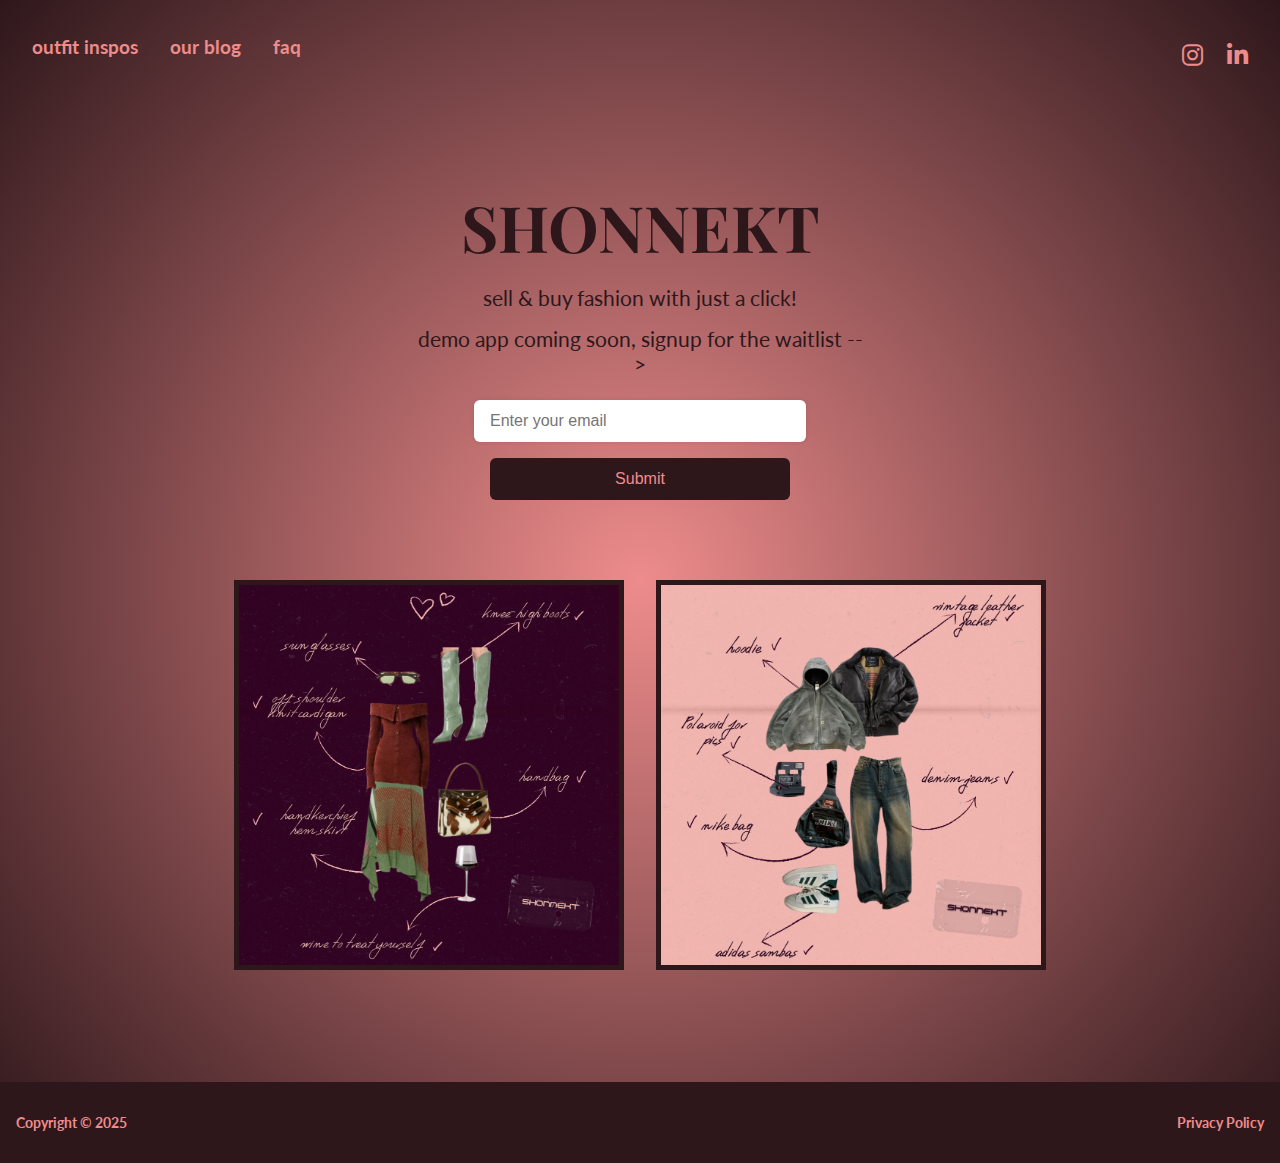
<file: index.html>
<!DOCTYPE html>
<html lang="en">
<head>
  <meta charset="UTF-8" />
  <meta name="viewport" content="width=device-width, initial-scale=1.0"/>
  <title>shonnekt</title>
  <link rel="stylesheet" href="style.css">
  <link href="https://fonts.googleapis.com/css2?family=Playfair+Display:wght@700&family=Lato&display=swap" rel="stylesheet">
  <link rel="stylesheet" href="https://cdnjs.cloudflare.com/ajax/libs/font-awesome/6.5.0/css/all.min.css">
  <link rel="icon" type="image/x-icon" href="favicon.ico">
</head>
<body>

  <!-- Navbar -->
  <div class="nav">
    <div class="hamburger" id="hamburger">
      <i class="fas fa-bars"></i>
    </div>

    <div class="nav-links">
      <a href="outfit-inspos.html">outfit inspos</a>
      <a href="our-blog.html">our blog</a>
      <a href="faq.html">faq</a>
    </div>
    <div class="social-icons">
      <a href="https://www.instagram.com/shonnekt/"><i class="fab fa-instagram"></i></a>
      <a href="https://in.linkedin.com/company/shonnekt" class="linkedin"><i class="fab fa-linkedin-in"></i></a>
    </div>
  </div>

  <!-- Main Section -->
  <div class="main-content">
    <!-- Left Side -->
    <div class="hero-text">
      <h1>SHONNEKT</h1>
      <p>sell & buy fashion with just a click!</p>
      <p class="coming-soon">demo app coming soon, signup for the waitlist --></p>

      <!-- Email Form -->
      <form name="submit-to-google-sheet" class="email-form">
        <input name="email" type="email" placeholder="Enter your email" required>
        <input type="submit" value="Submit">
      </form>
      
      <!-- Add this BELOW the form -->
      <p id="form-status" style="margin-top: 1rem; color: hsl(350, 33.3%, 13.5%); display: none;">Submitting...</p>
      <p id="thank-you-message" style="margin-top: 1rem; color: hsl(350, 33.3%, 13.5%); display: none;">Thank you for signing up!</p>
      
    </div>

    <div class="carousel-previews">
      <a href="outfit-inspos.html" class="carousel">
        <img src="./images/1.png" alt="Cozy Neutrals Look" />
      </a>
      <a href="outfit-inspos.html" class="carousel">
        <img src="./images/2.png" alt="Fashion Collage" />
      </a>
    </div>
  </div>

  <!-- Footer -->
  <div class="footer">
    <p>Copyright © 2025</p>
    <a href="privacypolicy.html">Privacy Policy</a>
  </div>

  <!-- Form Script -->
  <script>
    const scriptURL = 'https://script.google.com/macros/s/AKfycbxVB47q9tT9mzf6ieaScasvNZRcPpMKZnPBo3IhT4-ZfBfYgT958pD0eLS71kUkPcfj/exec';
    const form = document.forms['submit-to-google-sheet'];
    const thankYouMessage = document.getElementById('thank-you-message');

    form.addEventListener('submit', e => {
      e.preventDefault();
      fetch(scriptURL, { method: 'POST', body: new FormData(form) })
        .then(response => {
          form.reset();
          thankYouMessage.style.display = 'block';
        })
        .catch(error => console.error('Error!', error.message));
    });
    
  </script>

  <script src="script.js"></script>
</body>
</html>
</file>
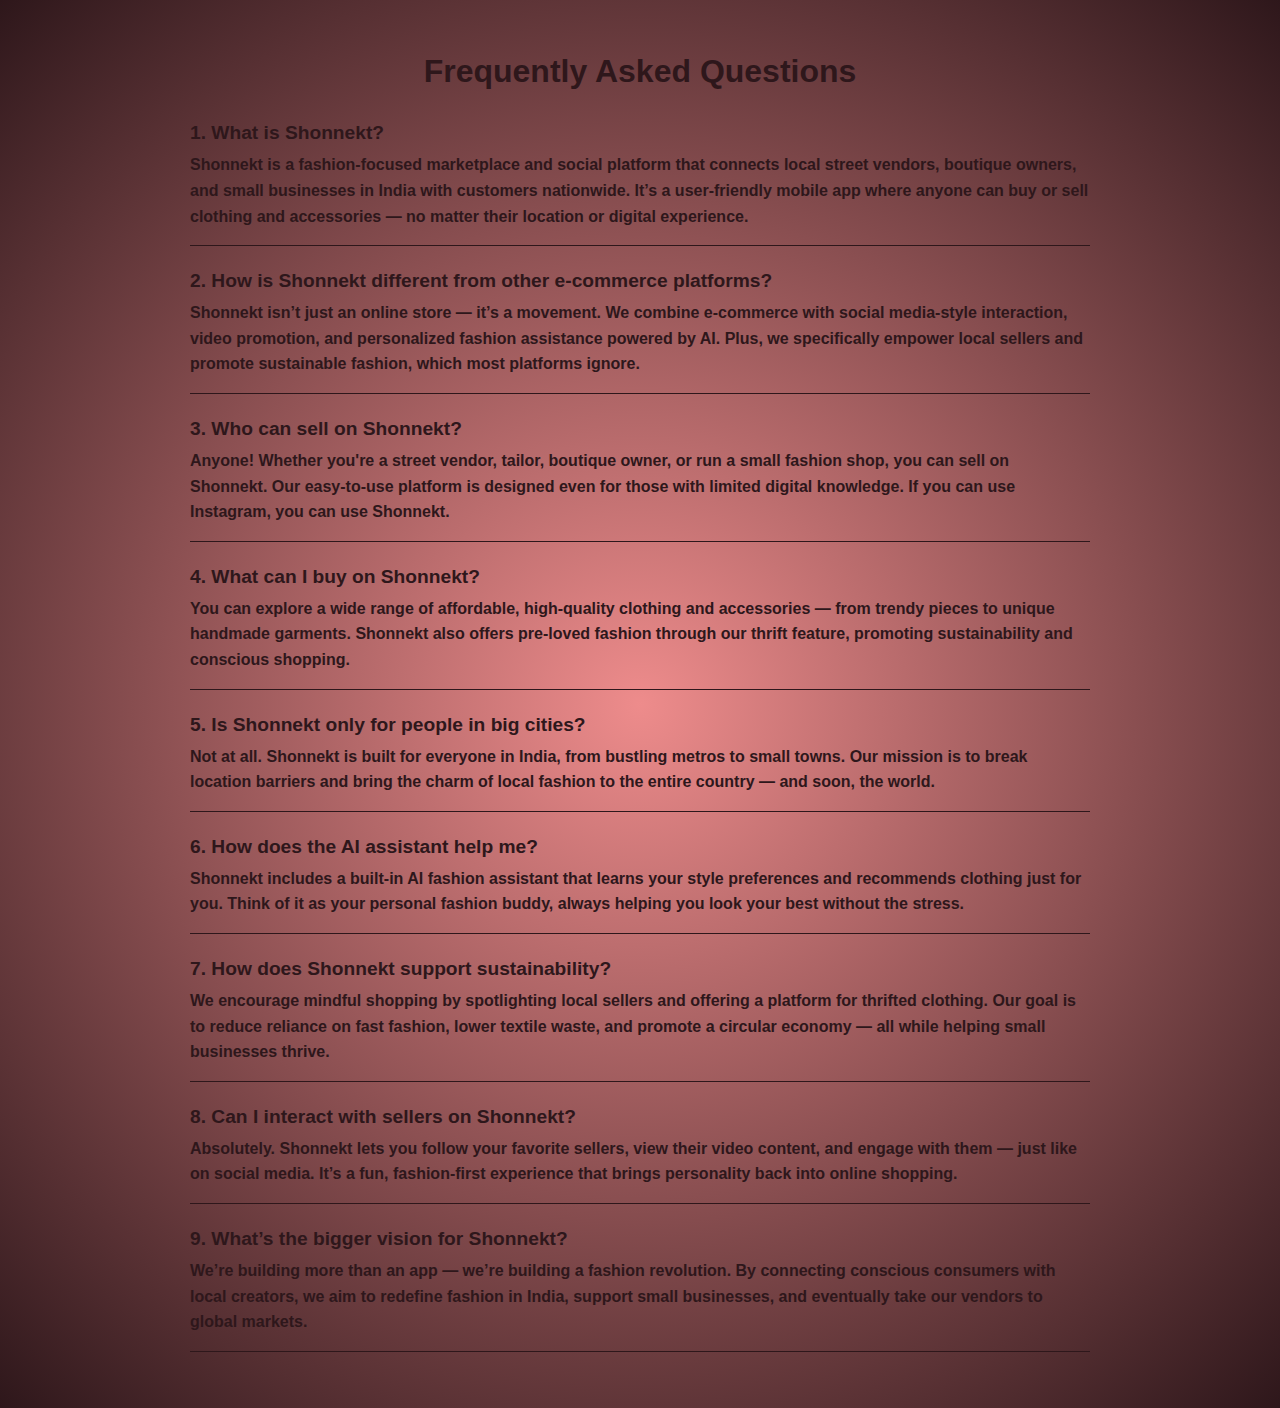
<file: faq.html>
<!DOCTYPE html>
<html lang="en">
<head>
  <meta charset="UTF-8" />
  <meta name="viewport" content="width=device-width, initial-scale=1.0"/>
  <title>FAQ | SHONNEKT</title>
  <link rel="stylesheet" href="style.css" />
  <style>
    body {
      margin: 0;
      font-family: 'Helvetica Neue', sans-serif;
      background-color: hsl(350, 33.3%, 13.5%);
      color: hsl(350, 33.3%, 13.5%);
      font-weight: 700;
    }

    .faq-wrapper {
      max-width: 900px;
      margin: 0 auto;
      padding: 2rem 1.5rem;
    }

    h1 {
      text-align: center;
      color: hsl(350, 33.3%, 13.5%);
      margin-bottom: 2rem;
    }

    .faq-item {
      margin-bottom: 1.5rem;
      border-bottom: 1px solid hsl(350, 33.3%, 13.5%);
      padding-bottom: 1rem;
    }

    .faq-question {
      font-size: 1.2rem;
      font-weight: bold;
      margin-bottom: 0.5rem;
    }

    .faq-answer {
      font-size: 1rem;
      line-height: 1.6;
      color: hsl(350, 33.3%, 13.5%);
    }
  </style>
</head>
<body>

  <div class="faq-wrapper">
    <h1>Frequently Asked Questions</h1>

    <div class="faq-item">
      <div class="faq-question">1. What is Shonnekt?</div>
      <div class="faq-answer">Shonnekt is a fashion-focused marketplace and social platform that connects local street vendors, boutique owners, and small businesses in India with customers nationwide. It’s a user-friendly mobile app where anyone can buy or sell clothing and accessories — no matter their location or digital experience.</div>
    </div>

    <div class="faq-item">
      <div class="faq-question">2. How is Shonnekt different from other e-commerce platforms?</div>
      <div class="faq-answer">Shonnekt isn’t just an online store — it’s a movement. We combine e-commerce with social media-style interaction, video promotion, and personalized fashion assistance powered by AI. Plus, we specifically empower local sellers and promote sustainable fashion, which most platforms ignore.</div>
    </div>

    <div class="faq-item">
      <div class="faq-question">3. Who can sell on Shonnekt?</div>
      <div class="faq-answer">Anyone! Whether you're a street vendor, tailor, boutique owner, or run a small fashion shop, you can sell on Shonnekt. Our easy-to-use platform is designed even for those with limited digital knowledge. If you can use Instagram, you can use Shonnekt.</div>
    </div>

    <div class="faq-item">
      <div class="faq-question">4. What can I buy on Shonnekt?</div>
      <div class="faq-answer">You can explore a wide range of affordable, high-quality clothing and accessories — from trendy pieces to unique handmade garments. Shonnekt also offers pre-loved fashion through our thrift feature, promoting sustainability and conscious shopping.</div>
    </div>

    <div class="faq-item">
      <div class="faq-question">5. Is Shonnekt only for people in big cities?</div>
      <div class="faq-answer">Not at all. Shonnekt is built for everyone in India, from bustling metros to small towns. Our mission is to break location barriers and bring the charm of local fashion to the entire country — and soon, the world.</div>
    </div>

    <div class="faq-item">
      <div class="faq-question">6. How does the AI assistant help me?</div>
      <div class="faq-answer">Shonnekt includes a built-in AI fashion assistant that learns your style preferences and recommends clothing just for you. Think of it as your personal fashion buddy, always helping you look your best without the stress.</div>
    </div>

    <div class="faq-item">
      <div class="faq-question">7. How does Shonnekt support sustainability?</div>
      <div class="faq-answer">We encourage mindful shopping by spotlighting local sellers and offering a platform for thrifted clothing. Our goal is to reduce reliance on fast fashion, lower textile waste, and promote a circular economy — all while helping small businesses thrive.</div>
    </div>

    <div class="faq-item">
      <div class="faq-question">8. Can I interact with sellers on Shonnekt?</div>
      <div class="faq-answer">Absolutely. Shonnekt lets you follow your favorite sellers, view their video content, and engage with them — just like on social media. It’s a fun, fashion-first experience that brings personality back into online shopping.</div>
    </div>

    <div class="faq-item">
      <div class="faq-question">9. What’s the bigger vision for Shonnekt?</div>
      <div class="faq-answer">We’re building more than an app — we’re building a fashion revolution. By connecting conscious consumers with local creators, we aim to redefine fashion in India, support small businesses, and eventually take our vendors to global markets.</div>
    </div>
  </div>

</body>
</html>
</file>
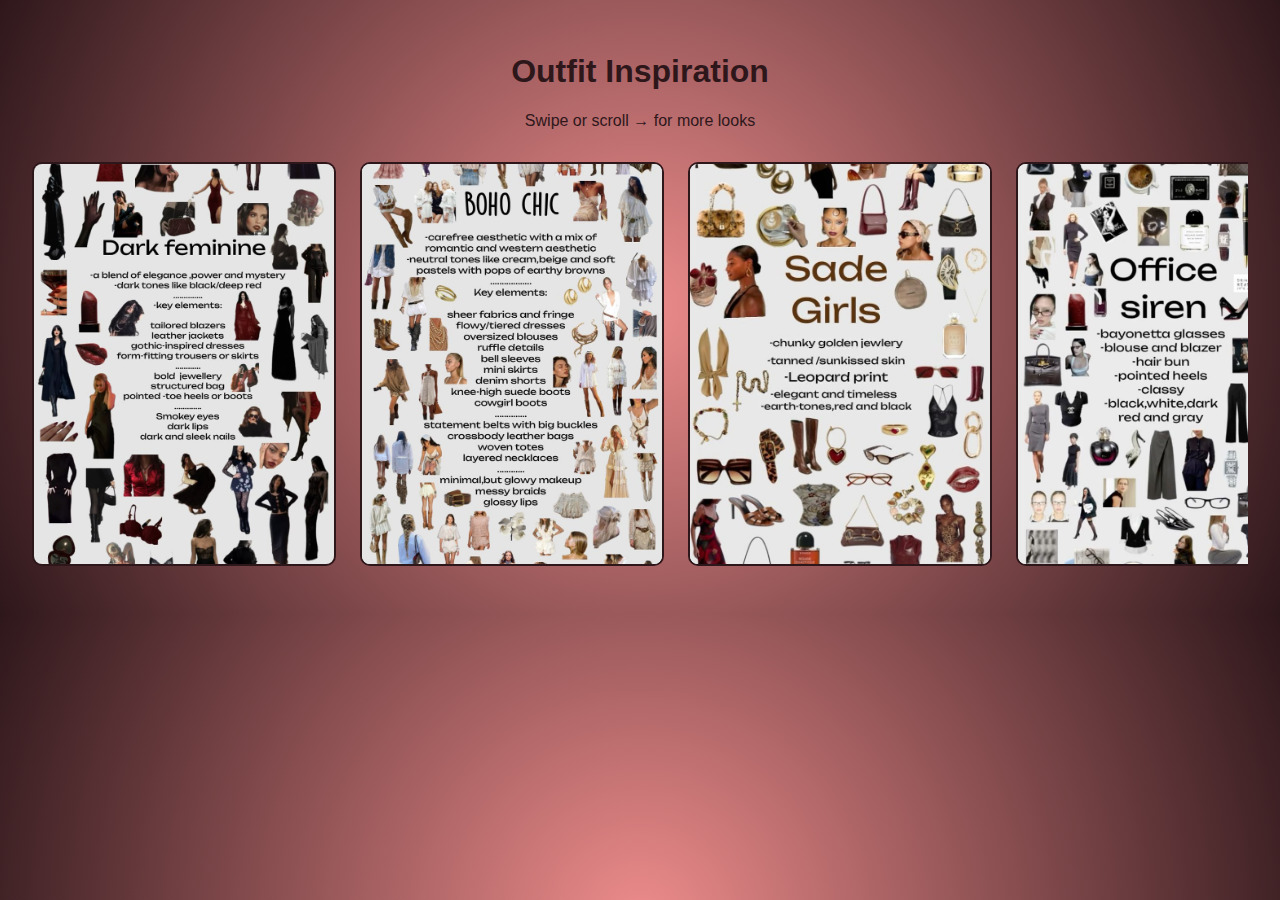
<file: outfit-inspos.html>
<!DOCTYPE html>
<html lang="en">
<head>
  <meta charset="UTF-8" />
  <meta name="viewport" content="width=device-width, initial-scale=1.0" />
  <title>Outfit Inspo | SHONNEKT</title>
  <link rel="stylesheet" href="style.css" />
  <style>
    .inspo-wrapper {
      padding: 2rem;
      text-align: center;
    }

    .carousel-scroll {
      display: flex;
      overflow-x: auto;
      gap: 1.5rem;
      padding: 1rem 0;
      scroll-snap-type: x mandatory;
    }

    .carousel-scroll::-webkit-scrollbar {
      display: none;
    }

    .carousel-item {
      flex: 0 0 auto;
      width: 300px;
      scroll-snap-align: start;
      border-radius: 10px;
      overflow: hidden;
      background-color: white;
      border: 2px solid hsl(350, 33.3%, 13.5%);
    }

    .carousel-item img {
      width: 100%;
      height: 400px;
      object-fit: cover;
      display: block;
    }
  </style>
</head>
<body>

  <div class="inspo-wrapper">
    <h1>Outfit Inspiration</h1>
    <p class="scroll-hint">Swipe or scroll &rarr; for more looks</p>

    <div class="carousel-scroll">
      <div class="carousel-item">
        <img src="./images/look1.jpg" alt="Outfit 1" />
      </div>
      <div class="carousel-item">
        <img src="./images/look2.jpg" alt="Outfit 2" />
      </div>
      <div class="carousel-item">
        <img src="./images/look3.jpg" alt="Outfit 3" />
      </div>
      <div class="carousel-item">
        <img src="./images/look4.jpg" alt="Outfit 4" />
      </div>
      <div class="carousel-item">
        <img src="./images/look5.jpeg" alt="Outfit 5" />
      </div>
      <div class="carousel-item">
        <img src="./images/look6.jpg" alt="Outfit 6" />
      </div>
      <div class="carousel-item">
        <img src="./images/look7.jpg" alt="Outfit 7" />
      </div>
      <div class="carousel-item">
        <img src="./images/look8.jpg" alt="Outfit 8" />
      </div>
      <div class="carousel-item">
        <img src="./images/look9.jpg" alt="Outfit 9" />
      </div>
    </div>
  </div>
</body>
</html>
</file>
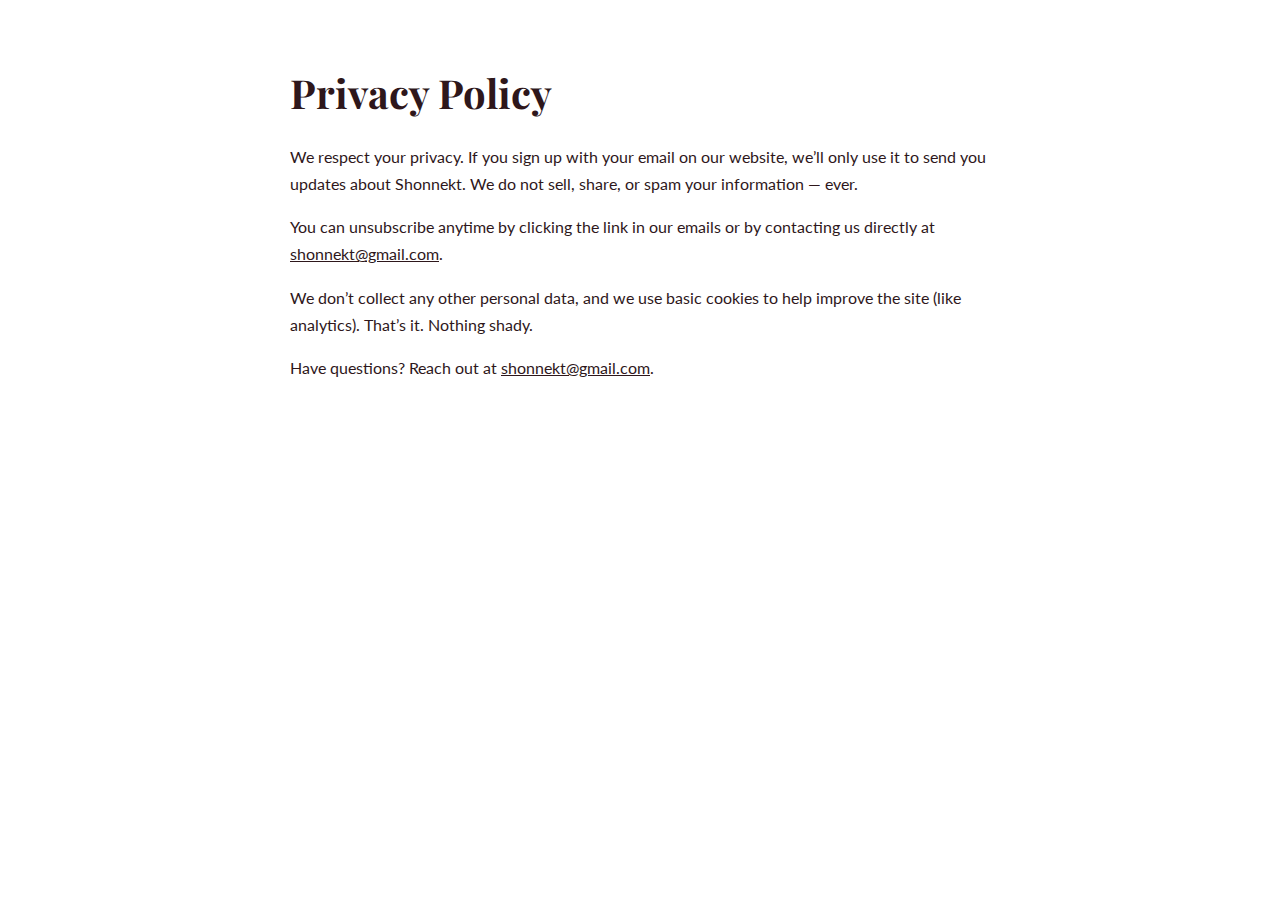
<file: privacypolicy.html>
<!DOCTYPE html>
<html lang="en">
<head>
  <meta charset="UTF-8" />
  <meta name="viewport" content="width=device-width, initial-scale=1.0"/>
  <title>Privacy Policy | SHONNEKT</title>
  <link rel="stylesheet" href="../style.css">
  <link href="https://fonts.googleapis.com/css2?family=Playfair+Display:wght@700&family=Lato&display=swap" rel="stylesheet" />
  <style>
    body {
      font-family: 'Lato', sans-serif;
      line-height: 1.7;
      padding: 2rem;
      background: #fff;
      color: hsl(350, 33.3%, 13.5%);
    }

    .container {
      max-width: 700px;
      margin: auto;
    }

    h1 {
      font-family: 'Playfair Display', serif;
      font-size: 2.5rem;
      margin-bottom: 1rem;
    }

    p {
      margin-bottom: 1rem;
    }

    a {
      color: hsl(350, 33.3%, 13.5%);
      text-decoration: underline;
    }
  </style>
</head>
<body>
  <div class="container">
    <h1>Privacy Policy</h1>
    <p>We respect your privacy. If you sign up with your email on our website, we’ll only use it to send you updates about Shonnekt. We do not sell, share, or spam your information — ever.</p>

    <p>You can unsubscribe anytime by clicking the link in our emails or by contacting us directly at <a href="mailto:shonnekt@gmail.com">shonnekt@gmail.com</a>.</p>

    <p>We don’t collect any other personal data, and we use basic cookies to help improve the site (like analytics). That’s it. Nothing shady.</p>

    <p>Have questions? Reach out at <a href="mailto:shonnekt@gmail.com">shonnekt@gmail.com</a>.</p>
  </div>
</body>
</html>
</file>
<file: style.css>
/* Base Styles */
body {
  margin: 0;
  font-family: 'Lato', sans-serif;
  background: radial-gradient(circle at center, hsl(0, 74%, 74%) 0%, hsl(350, 33.3%, 13.5%) 100%);
  color: hsl(350, 33.3%, 13.5%); 
  overflow-x: hidden;
}

a {
  text-decoration: none;
  color: inherit;
}

/* Navigation */
.nav {
  display: flex;
  justify-content: space-between;
  align-items: center;
  padding: 1.5rem 2rem;
  flex-wrap: wrap;
  font-weight: 700;
}

.nav a {
  color: hsl(0, 74%, 74%);
  text-decoration: none;
}

.nav-links {
  display: flex;
  gap: 2rem;
  font-size: 1.2rem;
  flex-wrap: wrap;
}

.nav-links a:hover {
  text-decoration: underline;
}

/* Hamburger Styles */
.hamburger {
  display: none;
  font-size: 2rem;
  color: hsl(0, 74%, 74%);
  cursor: pointer;
}

@media (max-width: 768px) {
  .hamburger {
    display: block;
  }

  .nav-links {
    display: none;
    flex-direction: column;
    width: 100%;
    text-align: center;
    gap: 1rem;
    margin-top: 1rem;
  }

  .nav-links.active {
    display: flex;
  }
}


/* Social Icons */
.social-icons {
  display: flex;
  justify-content: space-between;
  align-items: center;
  gap: 1.5rem;
  margin-top: 1rem;
}

.social-icons a {
  font-size: 1.5rem;
  color: hsl(0, 74%, 74%); /* Default icon color */
  transition: color 0.3s ease;
  font-weight: 700;
}

.social-icons a:hover {
  color: hsl(0, 100%, 85%); /* Lighter on hover */
}


/* Main Section */
.main-content {
  display: flex;
  justify-content: center;
  align-items: center;
  gap: 3rem;
  padding: 3rem 2rem;
  flex-wrap: wrap;
  text-align: center;
}

.hero-text {
  max-width: 450px;
}

.hero-text h1 {
  font-size: 4rem;
  font-family: 'Playfair Display', serif;
  font-weight: 700;
  margin-bottom: 0.5rem;
}

.hero-text p {
  font-size: 1.3rem;
  margin: 1rem 0;
}

/* Email Form */
.email-form {
  display: flex;
  flex-direction: column;
  align-items: center;
  gap: 1rem;
  margin-top: 1.5rem;
  max-width: 300px;
  margin-left: auto;
  margin-right: auto;
}

.email-form input[type="email"] {
  padding: 0.75rem 1rem;
  width: 100%;
  border-radius: 6px;
  border: none;
  font-size: 1rem;
  box-shadow: 0 0 4px rgba(0, 0, 0, 0.1);
}

.email-form input[type="submit"] {
  padding: 0.75rem 1rem;
  width: 100%;
  background-color: hsl(350, 33.3%, 13.5%);
  color: hsl(0, 74%, 74%);
  border: salmon;
  border-radius: 6px;
  font-size: 1rem;
  cursor: pointer;
  transition: background-color 0.3s ease;
}

.email-form input[type="submit"]:hover {
  background-color: hsl(350, 33.3%, 18%);
}

/* Carousel */
.carousel {
  width: 380px;
  height: 380px;
  background-color: white;
  overflow: hidden;
  border: 5px solid hsl(350, 33.3%, 13.5%);
  cursor: pointer;
  transition: transform 0.3s ease;
}

.carousel:hover {
  transform: scale(1.02);
}

.carousel img {
  width: 100%;
  height: 100%;
  object-fit: cover;
}

.carousel-previews {
  display: flex;
  gap: 2rem;
  justify-content: center;
  flex-wrap: wrap;
  margin-top: 2rem;
}

/* Footer */
.footer {
  display: flex;
  justify-content: space-between;
  align-items: center;
  padding: 2rem;
  font-size: 1rem;
  flex-wrap: wrap;
}

.footer a:hover {
  text-decoration: underline;
}

/* RESPONSIVE MEDIA QUERIES */
@media (max-width: 768px) {
  .nav {
    flex-direction: column;
    align-items: center;
    gap: 1rem;
  }

  .main-content {
    flex-direction: column;
    text-align: center;
  }

  .carousel {
    width: 300px;
    height: 300px;
  }

  .hero-text h1 {
    font-size: 2.5rem;
  }

  .email-form input[type="email"] {
    width: 200px;
  }

  .footer {
    flex-direction: column;
    text-align: center;
    gap: 1rem;
  }
}

@media (max-width: 480px) {
  .nav-links {
    flex-direction: column;
    gap: 1rem;
    align-items: center;
  }

  .hero-text h1 {
    font-size: 3rem;
  }

  .social-icons {
    justify-content: center;
  }

  .carousel {
    width: 250px;
    height: 250px;
  }

  .email-form input[type="email"],
  .email-form input[type="submit"] {
    width: 100%;
    margin: 0.5rem 0;
  }
}

.footer {
  background-color: hsl(350, 33.3%, 13.5%);
  color: hsl(0, 74%, 74%);
  text-align: center;
  padding: 2rem 1rem;
  margin-top: 4rem;
  font-size: 0.9rem;
}

.footer-content {
  display: flex;
  justify-content: center;
  align-items: center;
  gap: 1rem;
  flex-wrap: wrap;
  text-align: center;
}

.footer a {
  color: hsl(0, 74%, 74%);
  margin: 0;
  font-size: 0.9rem;
  font-weight: 700;
}

.footer a:hover {
  text-decoration: underline;
}

.footer p {
  color: hsl(0, 74%, 74%);
  font-size: 0.9rem;
  margin: 0;
  font-weight: 700;
}


@media (max-width: 600px) {
  .footer-content {
    flex-direction: column;
    gap: 0.5rem;
  }
}
</file>
